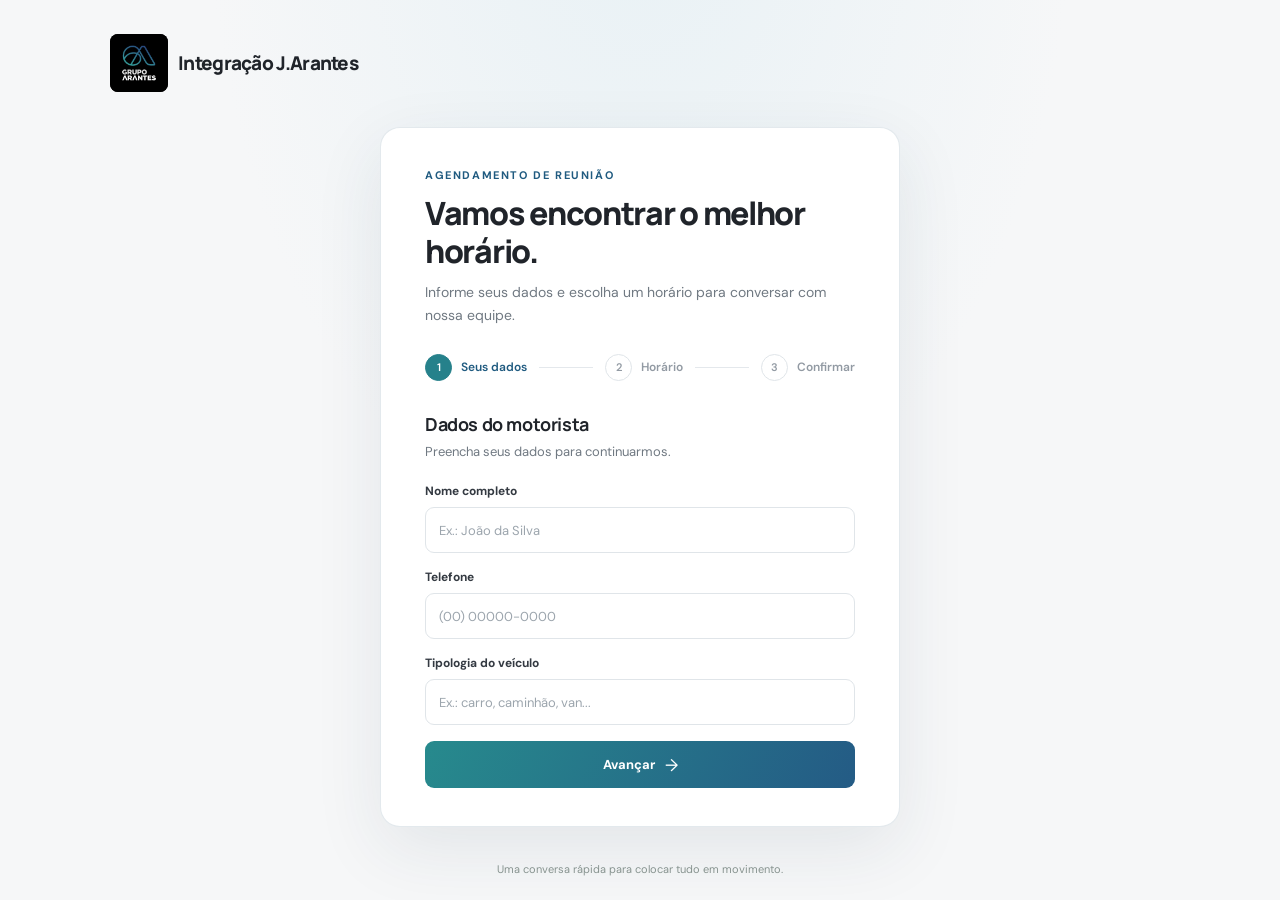
<file: index.html>
<!DOCTYPE html>
<html lang="pt-BR">
<head>
  <meta charset="UTF-8">
  <meta name="viewport" content="width=device-width, initial-scale=1.0">
  <meta name="theme-color" content="#f6f7f8">
  <title>Agendar reunião | Integração J.Arantes</title>
  <link rel="stylesheet" href="styles.css">
  <script src="app.js" defer></script>
</head>
<body>
  <main class="page-shell">
    <header class="brand">
      <img class="brand-logo" src="assets/logo-grupo-arantes.png" alt="Grupo Arantes">
      <span>Integração J.Arantes</span>
    </header>

    <section class="booking-card" aria-label="Agendamento Integração J.Arantes">
      <div class="intro" id="booking-intro">
        <p class="eyebrow">AGENDAMENTO DE REUNIÃO</p>
        <h1 id="page-title">Vamos encontrar o melhor horário.</h1>
        <p class="intro-copy">Informe seus dados e escolha um horário para conversar com nossa equipe.</p>
      </div>

      <div class="progress" id="booking-progress" aria-label="Etapa 1 de 3">
        <div class="progress-step is-active" data-progress-step="1">
          <span class="step-number">1</span>
          <span>Seus dados</span>
        </div>
        <span class="progress-line" aria-hidden="true"></span>
        <div class="progress-step" data-progress-step="2">
          <span class="step-number">2</span>
          <span>Horário</span>
        </div>
        <span class="progress-line" aria-hidden="true"></span>
        <div class="progress-step" data-progress-step="3">
          <span class="step-number">3</span>
          <span>Confirmar</span>
        </div>
      </div>

      <form id="booking-form">
        <section class="form-step" data-step="1" aria-labelledby="details-title">
          <h2 id="details-title">Dados do motorista</h2>
          <p class="section-copy">Preencha seus dados para continuarmos.</p>

          <label class="field" for="driver-name">
            <span>Nome completo</span>
            <input id="driver-name" name="name" type="text" autocomplete="name" placeholder="Ex.: João da Silva" required>
          </label>

          <label class="field" for="driver-phone">
            <span>Telefone</span>
            <input id="driver-phone" name="phone" type="tel" autocomplete="tel" inputmode="tel" placeholder="(00) 00000-0000" required>
          </label>

          <label class="field" for="vehicle-type">
            <span>Tipologia do veículo</span>
            <input id="vehicle-type" name="vehicleType" type="text" placeholder="Ex.: carro, caminhão, van..." required>
          </label>

          <button class="button button-primary" type="button" id="continue-button">
            Avançar
            <span aria-hidden="true">→</span>
          </button>
        </section>

        <section class="form-step" data-step="2" aria-labelledby="schedule-title" hidden>
          <h2 id="schedule-title">Escolha um horário</h2>
          <p class="section-copy">Escolha uma data nos próximos 30 dias e um horário disponível. Cada reunião dura 30 minutos.</p>

          <label class="field date-field" for="meeting-date">
            <span>Data da reunião</span>
            <input id="meeting-date" name="meetingDate" type="date" required>
          </label>

          <fieldset class="time-fieldset">
            <legend>Horários disponíveis</legend>
            <div class="time-options">
              <label class="time-option">
                <input type="radio" name="meetingTime" value="08:00 - 08:30" required>
                <span data-time-label>08:00 <small>– 08:30</small></span>
              </label>
              <label class="time-option">
                <input type="radio" name="meetingTime" value="08:30 - 09:00">
                <span data-time-label>08:30 <small>– 09:00</small></span>
              </label>
              <label class="time-option">
                <input type="radio" name="meetingTime" value="09:00 - 09:30">
                <span data-time-label>09:00 <small>– 09:30</small></span>
              </label>
              <label class="time-option">
                <input type="radio" name="meetingTime" value="09:30 - 10:00">
                <span data-time-label>09:30 <small>– 10:00</small></span>
              </label>
            </div>
          </fieldset>

          <div class="button-row">
            <button class="button button-secondary" type="button" id="back-button">Voltar</button>
            <button class="button button-primary" type="button" id="review-button">
              Avançar
              <span aria-hidden="true">→</span>
            </button>
          </div>
        </section>

        <section class="form-step" data-step="3" aria-labelledby="confirmation-title" hidden>
          <h2 id="confirmation-title">Confirme seus dados</h2>
          <p class="section-copy">Confira as informações e o horário antes de confirmar a solicitação.</p>

          <dl class="review-details">
            <div class="review-item">
              <dt>Nome do motorista</dt>
              <dd id="review-name"></dd>
            </div>
            <div class="review-item">
              <dt>Telefone</dt>
              <dd id="review-phone"></dd>
            </div>
            <div class="review-item">
              <dt>Tipologia do veículo</dt>
              <dd id="review-vehicle"></dd>
            </div>
            <div class="review-item">
              <dt>Data da reunião</dt>
              <dd id="review-date"></dd>
            </div>
            <div class="review-item">
              <dt>Horário da reunião</dt>
              <dd id="review-time"></dd>
            </div>
          </dl>

          <div class="button-row">
            <button class="button button-secondary" type="button" id="back-to-schedule-button">Voltar</button>
            <button class="button button-primary" type="submit">
              Confirmar
              <span aria-hidden="true">→</span>
            </button>
          </div>
          <p class="email-note">Demonstração local: ao confirmar, a reunião será salva neste navegador.</p>
        </section>

        <p class="form-message" id="form-message" role="status" aria-live="polite"></p>
      </form>

      <section class="success-panel" id="success-panel" aria-labelledby="success-title" hidden>
        <div class="success-mark" aria-hidden="true">✓</div>
        <h2 id="success-title">Reunião registrada!</h2>
        <p class="section-copy">O horário foi adicionado à agenda deste navegador.</p>
        <button class="button button-primary" id="new-booking-button" type="button">Fazer novo agendamento</button>
      </section>
    </section>

    <footer>Uma conversa rápida para colocar tudo em movimento.</footer>
  </main>
</body>
</html>
</file>
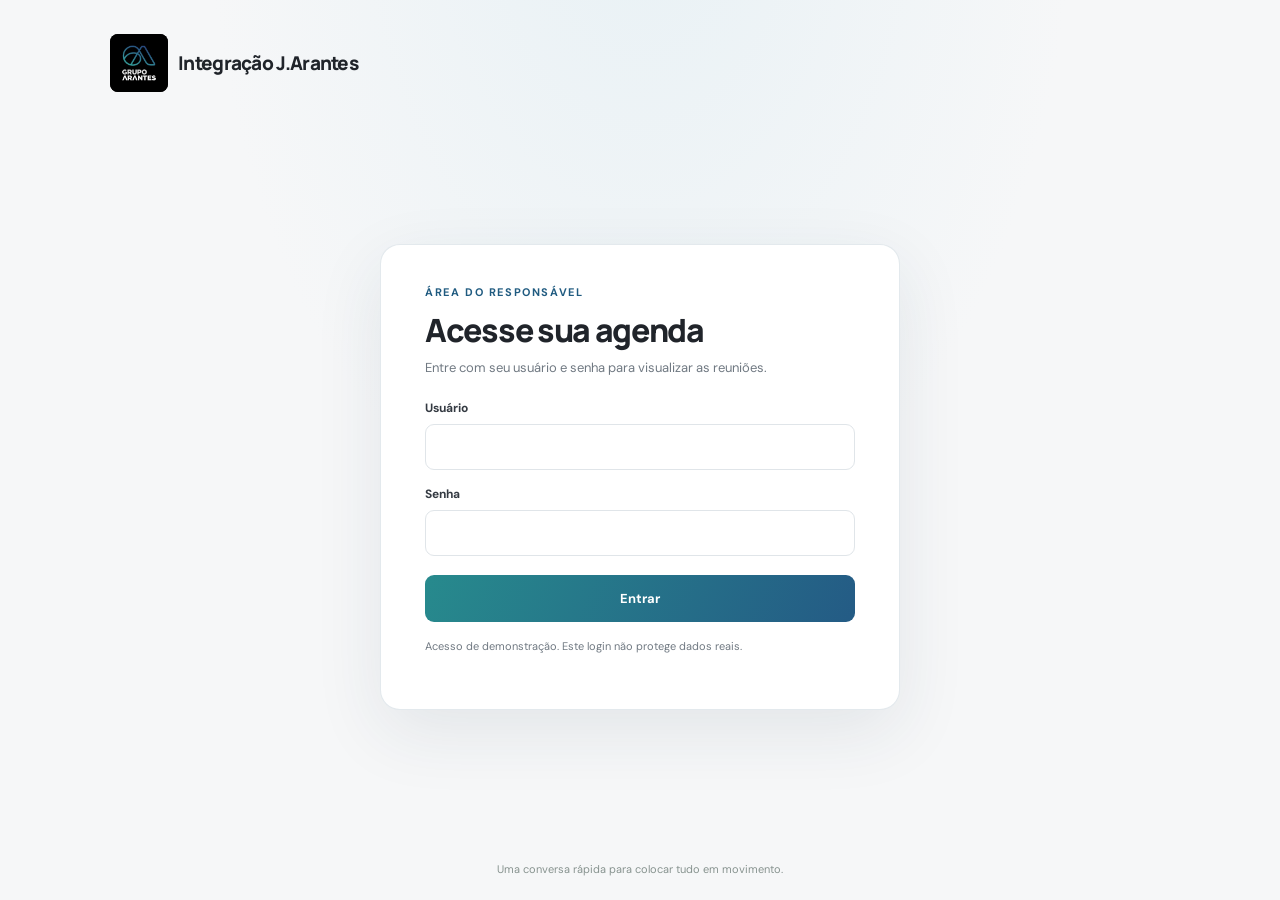
<file: admin.html>
<!DOCTYPE html>
<html lang="pt-BR">
<head>
  <meta charset="UTF-8">
  <meta name="viewport" content="width=device-width, initial-scale=1.0">
  <meta name="theme-color" content="#f6f7f8">
  <title>Administração | Integração J.Arantes</title>
  <link rel="stylesheet" href="styles.css">
  <script src="admin.js" defer></script>
</head>
<body>
  <main class="page-shell">
    <header class="brand">
      <img class="brand-logo" src="assets/logo-grupo-arantes.png" alt="Grupo Arantes">
      <span>Integração J.Arantes</span>
    </header>

    <section class="booking-card admin-page-card" aria-label="Administração da agenda">
      <section id="login-view" aria-labelledby="login-title">
        <p class="eyebrow">ÁREA DO RESPONSÁVEL</p>
        <h1 id="login-title">Acesse sua agenda</h1>
        <p class="section-copy">Entre com seu usuário e senha para visualizar as reuniões.</p>

        <form id="login-form">
          <label class="field" for="admin-username">
            <span>Usuário</span>
            <input id="admin-username" name="username" type="text" autocomplete="username" required>
          </label>
          <label class="field" for="admin-password">
            <span>Senha</span>
            <input id="admin-password" name="password" type="password" autocomplete="current-password" required>
          </label>
          <button class="button button-primary login-button" type="submit">Entrar</button>
          <p class="login-message" id="login-message" role="alert" aria-live="polite"></p>
        </form>

        <p class="local-demo-note">Acesso de demonstração. Este login não protege dados reais.</p>
      </section>

      <section class="admin-panel" id="agenda-view" aria-labelledby="admin-title" hidden>
        <div class="admin-heading">
          <div>
            <p class="eyebrow">ÁREA DO RESPONSÁVEL</p>
            <h2 id="admin-title">Agenda de reuniões</h2>
          </div>
          <span class="meeting-count" id="meeting-count">0 reuniões</span>
        </div>
        <p class="section-copy">Agendamentos dos próximos 30 dias salvos neste navegador.</p>
        <div class="appointment-list" id="appointment-list"></div>
        <p class="empty-agenda" id="empty-agenda">Ainda não há reuniões agendadas.</p>
        <p class="admin-message" id="admin-message" role="alert" hidden></p>
        <p class="local-demo-note">Demonstração local: os agendamentos não são compartilhados com outros dispositivos.</p>
        <div class="admin-actions">
          <a class="button button-secondary" href="index.html">Voltar ao agendamento</a>
          <button class="button button-primary" id="logout-button" type="button">Sair</button>
        </div>
      </section>
    </section>

    <footer>Uma conversa rápida para colocar tudo em movimento.</footer>
  </main>
</body>
</html>
</file>
<file: styles.css>
@import url("https://fonts.googleapis.com/css2?family=DM+Sans:wght@400;500;600;700&family=Manrope:wght@500;600;700;800&display=swap");

:root {
  color-scheme: light;
  --ink: #20242a;
  --muted: #707982;
  --accent: #26818b;
  --accent-dark: #205b80;
  --accent-soft: #edf5f8;
  --line: #e4e8ec;
  --surface: #ffffff;
  --canvas: #f6f7f8;
  font-family: "DM Sans", sans-serif;
  font-synthesis: none;
  text-rendering: optimizeLegibility;
}

* {
  box-sizing: border-box;
}

body {
  min-width: 0;
  min-height: 100vh;
  margin: 0;
  color: var(--ink);
  background:
    radial-gradient(ellipse at 50% -15%, #e8f1f5 0, transparent 48%),
    var(--canvas);
}

button,
input,
select {
  font: inherit;
}

.page-shell {
  display: flex;
  min-height: 100vh;
  flex-direction: column;
  align-items: center;
  padding: 34px 20px 24px;
}

.brand {
  display: flex;
  width: min(100%, 1060px);
  flex-wrap: wrap;
  align-items: center;
  gap: 10px;
  font-family: "Manrope", sans-serif;
  font-size: 19px;
  font-weight: 800;
  letter-spacing: -0.7px;
}

.brand-logo {
  display: block;
  width: 58px;
  height: 58px;
  flex: 0 0 auto;
  border-radius: 8px;
  background: #000;
  object-fit: contain;
}

.brand-dot {
  color: var(--accent);
}

.booking-card {
  width: min(100%, 520px);
  margin: auto 0;
  padding: 40px 44px 38px;
  border: 1px solid rgba(224, 231, 236, 0.9);
  border-radius: 20px;
  background: var(--surface);
  box-shadow: 0 22px 70px rgba(30, 57, 76, 0.09);
}

.eyebrow {
  margin: 0 0 12px;
  color: var(--accent-dark);
  font-size: 11px;
  font-weight: 700;
  letter-spacing: 1.6px;
}

h1,
h2,
p {
  margin-top: 0;
}

h1 {
  max-width: 390px;
  margin-bottom: 10px;
  font-family: "Manrope", sans-serif;
  font-size: clamp(26px, 5vw, 32px);
  font-weight: 800;
  letter-spacing: -1.3px;
  line-height: 1.2;
}

.intro-copy,
.section-copy {
  color: var(--muted);
  font-size: 14px;
  line-height: 1.65;
}

.intro-copy {
  margin-bottom: 27px;
}

.progress {
  display: flex;
  width: 100%;
  min-width: 0;
  align-items: center;
  margin-bottom: 31px;
}

.progress-step {
  display: flex;
  align-items: center;
  gap: 9px;
  color: #929aa3;
  font-size: 12px;
  font-weight: 600;
  white-space: nowrap;
}

.step-number {
  display: grid;
  width: 27px;
  height: 27px;
  place-items: center;
  border: 1px solid #e0e5e9;
  border-radius: 50%;
  background: white;
  font-size: 11px;
}

.progress-step.is-active {
  color: var(--accent-dark);
}

.progress-step.is-active .step-number,
.progress-step.is-complete .step-number {
  border-color: var(--accent);
  color: white;
  background: var(--accent);
}

.progress-line {
  height: 1px;
  flex: 1;
  margin: 0 12px;
  background: var(--line);
}

.form-step h2 {
  margin-bottom: 5px;
  font-family: "Manrope", sans-serif;
  font-size: 18px;
  font-weight: 700;
  letter-spacing: -0.4px;
}

.section-copy {
  margin-bottom: 21px;
  font-size: 13px;
}

.field {
  display: block;
  margin-bottom: 16px;
}

.field > span,
.time-fieldset legend {
  display: block;
  margin-bottom: 8px;
  color: #343a42;
  font-size: 12px;
  font-weight: 700;
}

.field input,
.field select {
  width: 100%;
  height: 46px;
  padding: 0 13px;
  border: 1px solid #e0e5e9;
  border-radius: 9px;
  outline: none;
  color: var(--ink);
  background: #fff;
  font-size: 13px;
  transition: border-color 150ms ease, box-shadow 150ms ease;
}

.field input::placeholder {
  color: #9ca5ad;
}

.field input:focus,
.field select:focus {
  border-color: var(--accent);
  box-shadow: 0 0 0 3px rgba(38, 129, 139, 0.13);
}

.field select:invalid {
  color: #9ca5ad;
}

.field select option {
  color: var(--ink);
}

.button {
  display: inline-flex;
  min-height: 47px;
  align-items: center;
  justify-content: center;
  gap: 10px;
  border: 0;
  border-radius: 9px;
  cursor: pointer;
  font-size: 13px;
  font-weight: 700;
  transition: background-color 150ms ease, transform 150ms ease;
}

.button:focus-visible,
.time-option:focus-within {
  outline: 3px solid rgba(38, 129, 139, 0.25);
  outline-offset: 2px;
}

.button:active {
  transform: translateY(1px);
}

.button-primary {
  width: 100%;
  color: white;
  background: linear-gradient(115deg, #278a8d 0%, #245b85 100%);
}

.button-primary:hover {
  background: linear-gradient(115deg, #21777e 0%, #1d4f75 100%);
}

.button-primary span {
  font-size: 17px;
  font-weight: 400;
}

.time-fieldset {
  min-width: 0;
  margin: 0 0 25px;
  padding: 0;
  border: 0;
}

.time-options {
  display: grid;
  grid-template-columns: repeat(2, minmax(0, 1fr));
  gap: 10px;
}

.time-option {
  position: relative;
  cursor: pointer;
}

.time-option input {
  position: absolute;
  width: 1px;
  height: 1px;
  opacity: 0;
}

.time-option span {
  display: flex;
  min-height: 51px;
  align-items: center;
  justify-content: center;
  gap: 5px;
  border: 1px solid #e0e5e9;
  border-radius: 9px;
  color: #343a42;
  font-size: 13px;
  font-weight: 700;
  transition: background-color 150ms ease, border-color 150ms ease, color 150ms ease;
}

.time-option small {
  color: var(--muted);
  font-size: 11px;
  font-weight: 500;
}

.time-option input:checked + span {
  border-color: var(--accent);
  color: var(--accent-dark);
  background: var(--accent-soft);
  box-shadow: inset 0 0 0 1px var(--accent);
}

.time-option input:checked + span small {
  color: var(--accent-dark);
}

.time-option.is-booked {
  cursor: not-allowed;
}

.time-option input:disabled + span {
  border-color: #e9ecef;
  color: #a3aab1;
  background: #f5f6f7;
  cursor: not-allowed;
}

.time-option input:disabled + span small {
  color: #9ba3aa;
}

.button-row {
  display: grid;
  grid-template-columns: 0.75fr 1.5fr;
  gap: 10px;
}

.review-details {
  margin: 0 0 24px;
  border: 1px solid var(--line);
  border-radius: 10px;
  overflow: hidden;
}

.review-item {
  padding: 13px 15px;
}

.review-item + .review-item {
  border-top: 1px solid var(--line);
}

.review-item dt {
  margin-bottom: 4px;
  color: var(--muted);
  font-size: 11px;
}

.review-item dd {
  margin: 0;
  overflow-wrap: anywhere;
  color: var(--ink);
  font-size: 13px;
  font-weight: 600;
}

.button-secondary {
  border: 1px solid var(--line);
  color: #50615d;
  background: white;
}

.button-secondary:hover {
  background: #f7f9f8;
}

.email-note {
  margin: 13px 0 0;
  color: var(--muted);
  font-size: 11px;
  line-height: 1.55;
}

.form-message {
  margin: 12px 0 0;
  color: var(--accent-dark);
  font-size: 12px;
  line-height: 1.5;
}

.form-message:empty {
  display: none;
}

.success-panel {
  padding: 10px 0 2px;
  text-align: center;
}

.success-mark {
  display: grid;
  width: 48px;
  height: 48px;
  margin: 0 auto 16px;
  place-items: center;
  border-radius: 50%;
  color: #fff;
  background: var(--accent);
  font-size: 24px;
}

.success-panel h2,
.admin-heading h2 {
  margin-bottom: 8px;
  font-family: "Manrope", sans-serif;
  font-size: 20px;
  letter-spacing: -0.5px;
}

.success-panel .button {
  margin-top: 8px;
}

.admin-page-card h1 {
  margin-bottom: 8px;
}

.login-button {
  margin-top: 3px;
}

.login-message {
  margin: 10px 0 0;
  color: #9e3326;
  font-size: 12px;
  line-height: 1.5;
}

.login-message:empty {
  display: none;
}

.admin-heading {
  display: flex;
  align-items: center;
  justify-content: space-between;
  gap: 12px;
}

.admin-heading .eyebrow {
  margin-bottom: 7px;
}

.meeting-count {
  flex: 0 0 auto;
  padding: 7px 10px;
  border-radius: 20px;
  color: var(--accent-dark);
  background: var(--accent-soft);
  font-size: 11px;
  font-weight: 700;
}

.appointment-list {
  display: grid;
  gap: 10px;
  margin-top: 20px;
}

.appointment-card {
  min-width: 0;
  padding: 15px;
  border: 1px solid var(--line);
  border-left: 3px solid var(--accent);
  border-radius: 10px;
  background: #fff;
}

.appointment-card-header {
  display: flex;
  align-items: flex-start;
  justify-content: space-between;
  gap: 10px;
  margin-bottom: 9px;
}

.appointment-date {
  color: var(--accent-dark);
  font-size: 12px;
  font-weight: 700;
}

.appointment-time {
  flex: 0 0 auto;
  padding: 4px 7px;
  border-radius: 6px;
  color: var(--accent-dark);
  background: var(--accent-soft);
  font-size: 11px;
  font-weight: 700;
}

.appointment-card h3 {
  margin: 0 0 4px;
  font-size: 14px;
}

.appointment-card p {
  margin: 0;
  color: var(--muted);
  font-size: 12px;
  overflow-wrap: anywhere;
}

.empty-agenda,
.admin-message {
  margin: 18px 0 0;
  padding: 16px;
  border: 1px dashed var(--line);
  border-radius: 9px;
  color: var(--muted);
  font-size: 13px;
  text-align: center;
}

.admin-message {
  border-color: #e7b5ad;
  color: #9e3326;
  background: #fff8f6;
}

.local-demo-note {
  margin: 16px 0;
  color: var(--muted);
  font-size: 11px;
  line-height: 1.55;
}

.admin-actions {
  display: grid;
  grid-template-columns: 1fr 0.55fr;
  gap: 10px;
}

.admin-actions .button {
  width: 100%;
  text-decoration: none;
}

.admin-actions .button-secondary {
  display: inline-flex;
  align-items: center;
  justify-content: center;
  font-size: 12px;
  font-weight: 700;
}

footer {
  color: #87938f;
  font-size: 11px;
  text-align: center;
}

[hidden] {
  display: none !important;
}

@media (max-width: 560px) {
  .page-shell {
    padding: 22px 15px 18px;
  }

  .brand {
    gap: 8px;
    font-size: 16px;
  }

  .brand-logo {
    width: 48px;
    height: 48px;
  }

  .booking-card {
    min-width: 0;
    margin: 32px 0;
    padding: 28px 18px 24px;
    border-radius: 16px;
  }

  .progress {
    justify-content: space-between;
    gap: 3px;
  }

  .progress-step {
    flex: 0 0 64px;
    flex-direction: column;
    gap: 4px;
    font-size: 10px;
    text-align: center;
    white-space: normal;
  }

  .step-number {
    width: 24px;
    height: 24px;
    flex: 0 0 auto;
  }

  .progress-line {
    min-width: 8px;
    flex: 1 1 8px;
    margin: 0;
  }

  .admin-heading {
    align-items: flex-start;
  }

  .appointment-card-header {
    flex-direction: column;
    gap: 6px;
  }
}

@media (prefers-reduced-motion: reduce) {
  *,
  *::before,
  *::after {
    scroll-behavior: auto !important;
    transition-duration: 0.01ms !important;
  }
}
</file>
